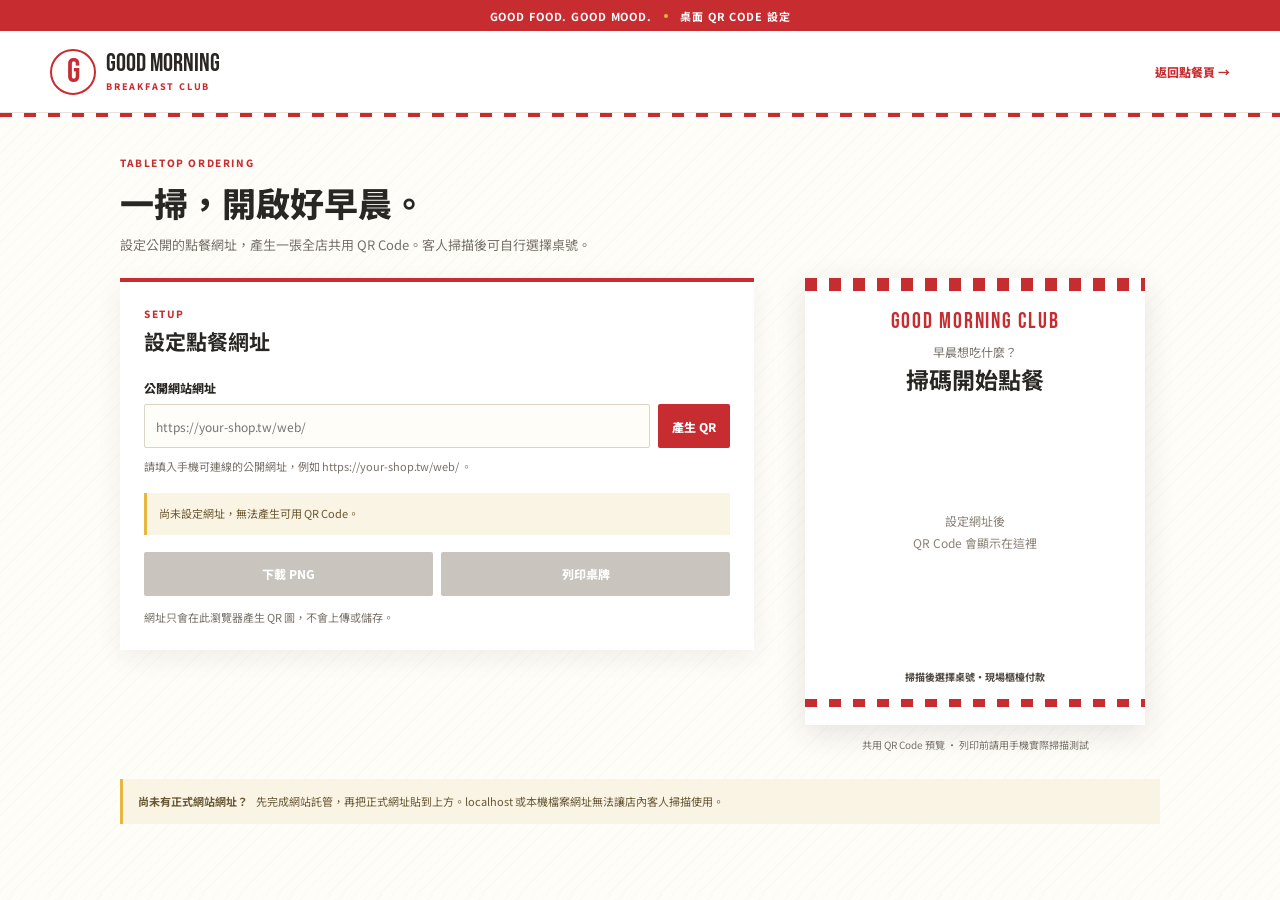
<file: web/qr-print.html>
<!doctype html>
<html lang="zh-Hant">
<head>
  <meta charset="utf-8">
  <meta name="viewport" content="width=device-width, initial-scale=1">
  <meta name="theme-color" content="#c72c31">
  <title>QR Code 列印設定 | Good Morning Club</title>
  <link rel="preconnect" href="https://fonts.googleapis.com">
  <link rel="preconnect" href="https://fonts.gstatic.com" crossorigin>
  <link href="https://fonts.googleapis.com/css2?family=Bebas+Neue&family=Noto+Sans+TC:wght@400;500;600;700;800&display=swap" rel="stylesheet">
  <link rel="stylesheet" href="styles.css">
  <link rel="stylesheet" href="qr-print.css">
  <script src="vendor/qrcode.min.js" defer></script>
  <script src="qr-print.js" defer></script>
</head>
<body class="qr-page">
  <div class="ticker"><span>GOOD FOOD. GOOD MOOD.</span><i></i><span>桌面 QR CODE 設定</span></div>
  <header class="site-header"><a class="wordmark" href="index.html"><span class="brand-mark" aria-hidden="true">G</span><span><strong>GOOD MORNING</strong><small>BREAKFAST CLUB</small></span></a><a class="back-link" href="index.html">返回點餐頁 <span aria-hidden="true">→</span></a></header>
  <main class="qr-shell">
    <section class="qr-intro"><p class="eyebrow">TABLETOP ORDERING</p><h1>一掃，開啟好早晨。</h1><p>設定公開的點餐網址，產生一張全店共用 QR Code。客人掃描後可自行選擇桌號。</p></section>
    <div class="qr-workspace">
      <section class="qr-settings" aria-labelledby="settingsTitle">
        <p class="eyebrow">SETUP</p><h2 id="settingsTitle">設定點餐網址</h2>
        <label for="siteUrl">公開網站網址</label>
        <div class="url-field"><input id="siteUrl" type="url" inputmode="url" autocomplete="url" placeholder="https://your-shop.tw/web/" aria-describedby="urlHelp urlStatus"><button id="generateButton" type="button">產生 QR</button></div>
        <p id="urlHelp" class="field-help">請填入手機可連線的公開網址，例如 https://your-shop.tw/web/ 。</p>
        <p id="urlStatus" class="url-status" role="status" aria-live="polite">尚未設定網址，無法產生可用 QR Code。</p>
        <div class="qr-actions"><button id="downloadButton" type="button" disabled>下載 PNG</button><button id="printButton" type="button" disabled>列印桌牌</button></div>
        <p class="privacy-note">網址只會在此瀏覽器產生 QR 圖，不會上傳或儲存。</p>
      </section>
      <section class="qr-preview-wrap" aria-label="QR Code 預覽">
        <article class="qr-poster" id="qrPoster">
          <div class="poster-stripes" aria-hidden="true"></div><p class="poster-brand">GOOD MORNING CLUB</p><p class="poster-invite">早晨想吃什麼？</p><h2>掃碼開始點餐</h2>
          <div id="qrOutput" class="qr-output"><span>設定網址後<br>QR Code 會顯示在這裡</span></div>
          <p class="poster-footer">掃描後選擇桌號・現場櫃檯付款</p><div class="poster-stripes poster-stripes-bottom" aria-hidden="true"></div>
        </article>
        <p class="preview-caption">共用 QR Code 預覽 · 列印前請用手機實際掃描測試</p>
      </section>
    </div>
    <aside class="qr-warning"><strong>尚未有正式網站網址？</strong><span>先完成網站託管，再把正式網址貼到上方。localhost 或本機檔案網址無法讓店內客人掃描使用。</span></aside>
  </main>
</body>
</html>
</file>
<file: web/styles.css>
:root{color-scheme:light;--red:#c72c31;--red-dark:#a71f27;--ink:#292724;--muted:#77716a;--paper:#fffdf8;--white:#fff;--yellow:#e7b840;--teal:#286963;--line:#e8e1d7;--display:"Bebas Neue",Impact,sans-serif;--body:"Noto Sans TC","Microsoft JhengHei",sans-serif}
*{box-sizing:border-box}body{margin:0;background:repeating-linear-gradient(135deg,rgb(71 55 46 / 2%) 0 1px,transparent 1px 9px),var(--paper);color:var(--ink);font:15px var(--body)}button,select{font:inherit}button{cursor:pointer}button:focus-visible,select:focus-visible,a:focus-visible{outline:3px solid var(--teal);outline-offset:3px}[hidden]{display:none!important}
.ticker{min-height:31px;display:flex;justify-content:center;align-items:center;gap:12px;padding:5px 16px;background:var(--red);color:white;font-size:11px;font-weight:700;letter-spacing:.08em}.ticker i{width:4px;height:4px;border-radius:50%;background:var(--yellow)}
.site-header{position:relative;z-index:2;min-height:82px;display:flex;align-items:center;justify-content:space-between;padding:13px max(24px,calc((100% - 1180px)/2));background:white;border-bottom:1px solid var(--line)}.site-header:after{position:absolute;right:0;bottom:-5px;left:0;height:4px;background:repeating-linear-gradient(90deg,var(--red) 0 12px,white 12px 24px);content:""}.wordmark{display:inline-flex;align-items:center;gap:10px;color:inherit;text-decoration:none}.brand-mark{width:46px;height:46px;display:grid;place-items:center;border:2px solid var(--red);border-radius:50%;color:var(--red);font:34px/1 var(--display)}.wordmark strong{display:block;font:25px/1 var(--display)}.wordmark small{display:block;margin-top:4px;color:var(--red);font-size:9px;font-weight:800;letter-spacing:.2em}.table-control{display:flex;align-items:center;gap:10px}.table-control label{color:var(--muted);font-size:12px;font-weight:700}.table-control select{min-width:137px;min-height:42px;padding:0 12px;border:1px solid var(--line);border-radius:3px;background:var(--paper);color:var(--ink);font-size:13px;font-weight:700}
.page-shell{width:min(1180px,calc(100% - 48px));margin:0 auto}.welcome-band{min-height:191px;display:flex;align-items:center;justify-content:space-between;gap:24px;margin:24px 0 39px;padding:27px 38px;overflow:hidden;background:repeating-linear-gradient(90deg,rgb(199 44 49 / 5%) 0 1px,transparent 1px 12px),#f7edda;border-left:6px solid var(--red)}.eyebrow{margin:0;color:var(--red);font-size:10px;font-weight:800;letter-spacing:.16em}.welcome-band .eyebrow{display:flex;align-items:center;gap:9px}.welcome-band .eyebrow span{width:22px;height:2px;background:var(--red)}.welcome-band h1{margin:10px 0 7px;font-size:clamp(24px,3vw,36px);font-weight:800;line-height:1.35}.welcome-band h1 em{color:var(--red);font-style:normal}.welcome-note{margin:0;color:#665e54;font-size:13px}.welcome-stamp{width:124px;height:124px;flex:0 0 auto;display:grid;align-content:center;justify-items:center;transform:rotate(7deg);border:2px solid var(--red);border-radius:50%;color:var(--red);font-family:var(--display);line-height:.9}.welcome-stamp span{font-size:17px;letter-spacing:.12em}.welcome-stamp strong{margin:4px 0;font-size:24px;font-weight:400;text-align:center}.welcome-stamp small{font:800 8px var(--body);letter-spacing:.12em}
.section-heading{display:flex;align-items:end;justify-content:space-between;gap:12px}.section-heading h2{margin:5px 0 0;font-size:23px;font-weight:800}.section-heading h2 span{color:var(--red)}.section-heading h2 small{color:var(--muted);font:21px var(--display);letter-spacing:.04em}.menu-count{margin:0 0 4px;color:var(--muted);font-size:12px}.category-nav{display:flex;gap:8px;margin:18px 0 21px;overflow-x:auto;scrollbar-width:none}.category-nav::-webkit-scrollbar{display:none}.category-button{min-height:38px;flex:0 0 auto;padding:0 16px;border:1px solid #dcd4c9;border-radius:99px;background:white;color:#514a43;font-size:12px;font-weight:700}.category-button:hover{border-color:var(--red);color:var(--red)}.category-button[aria-pressed=true]{border-color:var(--ink);background:var(--ink);color:white}
.ordering-layout{display:grid;grid-template-columns:minmax(0,1fr) 294px;align-items:start;gap:31px;padding-bottom:80px}.menu-grid{display:grid;grid-template-columns:repeat(2,minmax(0,1fr));gap:23px 17px}.menu-item{min-width:0;overflow:hidden;background:white;border:1px solid var(--line)}.menu-image{position:relative;aspect-ratio:1.72;overflow:hidden;background:#e8dccb}.menu-image img{width:100%;height:100%;display:block;object-fit:cover;transition:transform .4s ease}.menu-item:hover .menu-image img{transform:scale(1.035)}.menu-badge{position:absolute;top:10px;left:10px;padding:5px 8px;background:var(--yellow);color:#3b2e1d;font-size:10px;font-weight:800}.menu-copy{padding:13px 14px 14px}.menu-title-row{display:flex;align-items:baseline;justify-content:space-between;gap:8px}.menu-title-row h3{margin:0;font-size:16px;font-weight:800}.menu-price{flex:0 0 auto;color:var(--red);font-size:14px;font-weight:800}.menu-description{min-height:36px;margin:7px 0 12px;color:var(--muted);font-size:11px;line-height:1.65}.add-button{width:100%;min-height:38px;display:flex;align-items:center;justify-content:space-between;padding:0 11px;border:1px solid var(--ink);border-radius:2px;background:white;color:var(--ink);font-size:12px;font-weight:800}.add-button span{color:var(--red);font-size:18px}.add-button:hover{background:var(--ink);color:white}.add-button:hover span{color:var(--yellow)}
.order-panel{position:sticky;top:17px;padding:20px 17px 17px;background:white;border-top:4px solid var(--red);box-shadow:0 7px 24px rgb(52 40 30 / 7%)}.order-panel-head{display:flex;align-items:flex-start;justify-content:space-between}.order-panel-head h2{display:flex;align-items:center;gap:8px;margin:5px 0 0;font-size:20px}.cart-count{min-width:21px;height:21px;display:inline-grid;place-items:center;border-radius:50%;background:var(--red);color:white;font-size:11px}.icon-button{width:34px;height:34px;display:grid;place-items:center;border:0;border-radius:50%;background:transparent;color:var(--ink);font-size:25px}.icon-button:hover{background:#f1ece5}.cart-close{display:none}.cart-table-line{display:flex;justify-content:space-between;margin:18px 0 5px;padding:10px 0;border-block:1px solid var(--line);font-size:12px}.cart-table-line span{color:var(--muted)}.cart-table-line strong{color:var(--teal)}.cart-items{max-height:330px;overflow:auto}.cart-empty{min-height:175px;display:grid;align-content:center;justify-items:center;color:var(--muted);text-align:center}.empty-sun{color:var(--yellow);font:26px var(--display);letter-spacing:.1em}.cart-empty p{margin:7px 0 0;font-size:12px;line-height:1.8}.cart-line{display:grid;grid-template-columns:minmax(0,1fr) auto;gap:7px 10px;padding:13px 0;border-bottom:1px dashed var(--line)}.cart-line-main{min-width:0}.cart-line-name{display:block;overflow:hidden;font-size:12px;font-weight:800;text-overflow:ellipsis;white-space:nowrap}.cart-line-price{margin-top:3px;color:var(--muted);font-size:11px}.quantity-control{display:inline-flex;align-items:center;gap:8px}.quantity-control button{width:25px;height:25px;display:grid;place-items:center;border:1px solid var(--line);border-radius:50%;background:white;color:var(--ink);font-weight:700}.quantity-control button:hover{border-color:var(--red);color:var(--red)}.quantity-control span{min-width:12px;text-align:center;font-size:12px;font-weight:800}.remove-button{justify-self:end;padding:0;border:0;background:none;color:var(--muted);font-size:10px;text-decoration:underline}.remove-button:hover{color:var(--red)}.cart-total-row{display:flex;justify-content:space-between;margin-top:16px;font-size:13px}.cart-total-row strong{font-size:17px}.payment-note{margin:8px 0 13px;color:var(--muted);font-size:10px}.checkout-button{width:100%;min-height:47px;display:flex;align-items:center;justify-content:space-between;padding:0 15px;border:0;border-radius:2px;background:var(--red);color:white;font-size:13px;font-weight:800}.checkout-button span{font-size:19px}.checkout-button:not(:disabled):hover{background:var(--red-dark)}.checkout-button:disabled{cursor:not-allowed;background:#c9c4bd}.mobile-cart-button,.cart-backdrop{display:none}
.order-dialog{position:relative;width:min(440px,calc(100% - 32px));max-height:min(88vh,720px);padding:27px;border:0;border-top:5px solid var(--red);background:var(--paper);color:var(--ink);box-shadow:0 20px 70px rgb(0 0 0 / 25%)}.order-dialog::backdrop{background:rgb(30 25 22 / 58%);backdrop-filter:blur(2px)}.dialog-dismiss{position:absolute;top:12px;right:12px}.order-dialog h2{margin:5px 0 17px;font-size:25px}.dialog-table{margin:0 0 10px;color:var(--teal);font-size:13px;font-weight:800}.dialog-items{max-height:220px;overflow:auto;border-top:1px solid var(--line)}.dialog-item{display:flex;justify-content:space-between;gap:14px;padding:10px 0;border-bottom:1px solid var(--line);font-size:12px}.dialog-item strong{white-space:nowrap}.dialog-total{display:flex;justify-content:space-between;margin-top:16px;font-size:13px}.dialog-total strong{font-size:18px}.dialog-payment{margin:10px 0;padding:10px;background:#eaf1ee;color:var(--teal);font-size:12px;font-weight:700}.demo-disclaimer{margin:10px 0 16px;color:var(--muted);font-size:11px;line-height:1.7}.success-dialog{text-align:center}.success-mark{width:58px;height:58px;display:grid;place-items:center;margin:8px auto 13px;border-radius:50%;background:var(--teal);color:white;font-size:28px}.success-table{margin:0 0 17px;color:var(--teal);font-size:13px;font-weight:800}.success-summary{display:grid;gap:7px;padding:13px;background:white;text-align:left;font-size:12px}.success-summary div{display:flex;justify-content:space-between;gap:10px}.success-summary strong{white-space:nowrap}
@media(max-width:780px){.site-header{min-height:72px;padding:12px 20px}.page-shell{width:min(calc(100% - 36px),620px)}.welcome-band{min-height:165px;margin:22px 0 32px;padding:22px}.welcome-stamp{width:103px;height:103px}.welcome-stamp strong{font-size:20px}.ordering-layout{display:block;padding-bottom:104px}.menu-grid{gap:14px}.order-panel{position:fixed;z-index:12;inset:auto 0 0;max-height:min(82vh,680px);display:flex;flex-direction:column;padding:19px max(20px,calc((100% - 620px)/2)) max(18px,env(safe-area-inset-bottom));overflow:auto;border-top-width:5px;box-shadow:0 -12px 40px rgb(40 31 25 / 20%);transform:translateY(105%);visibility:hidden;transition:transform .25s ease,visibility .25s ease}.order-panel.is-open{transform:translateY(0);visibility:visible}.cart-close{display:grid}.cart-empty{min-height:120px}.mobile-cart-button{position:fixed;z-index:10;inset:auto 15px max(14px,env(safe-area-inset-bottom));min-height:55px;display:flex;align-items:center;justify-content:space-between;padding:0 18px;border:0;border-radius:3px;background:var(--red);box-shadow:0 7px 20px rgb(68 29 24 / 22%);color:white;font-size:13px;font-weight:800}.mobile-cart-button b{min-width:21px;display:inline-grid;place-items:center;margin-left:6px;border-radius:50%;background:white;color:var(--red);font-size:11px}.mobile-cart-button strong{font-size:15px}.mobile-cart-button:disabled{background:#47372e}.cart-backdrop:not([hidden]){position:fixed;z-index:11;inset:0;display:block;background:rgb(29 24 20 / 48%)}}
@media(max-width:520px){.ticker{min-height:28px;gap:8px;font-size:9px}.site-header{min-height:68px;padding:10px 17px}.wordmark{gap:7px}.brand-mark{width:39px;height:39px;font-size:29px}.wordmark strong{font-size:21px}.wordmark small{font-size:8px}.table-control{display:grid;justify-items:end;gap:3px}.table-control label{font-size:10px}.table-control select{min-width:119px;min-height:34px;padding-left:8px;font-size:11px}.page-shell{width:calc(100% - 30px)}.welcome-band{min-height:150px;margin:18px 0 29px;padding:19px 16px;border-left-width:4px}.welcome-band h1{max-width:280px;margin-top:9px;font-size:23px}.welcome-note{max-width:270px;font-size:11px;line-height:1.65}.welcome-stamp{width:78px;height:78px;border-width:1px}.welcome-stamp span{font-size:12px}.welcome-stamp strong{margin:3px 0;font-size:15px}.welcome-stamp small{font-size:6px}.section-heading h2{font-size:19px}.section-heading h2 small{font-size:17px}.menu-count{font-size:10px}.category-nav{gap:6px;margin:14px 0 16px}.category-button{min-height:35px;padding:0 13px;font-size:11px}.menu-grid{gap:12px 9px}.menu-image{aspect-ratio:1.25}.menu-badge{top:6px;left:6px;padding:4px 6px;font-size:8px}.menu-copy{padding:10px 9px}.menu-title-row{display:block}.menu-title-row h3{min-height:42px;font-size:13px;line-height:1.55}.menu-price{display:block;margin-top:3px;font-size:12px}.menu-description{min-height:48px;margin:6px 0 9px;font-size:10px;line-height:1.55}.add-button{min-height:35px;padding:0 8px;font-size:10px}.add-button span{font-size:16px}}
@media(max-width:360px){.welcome-band{gap:7px}.welcome-band h1{max-width:210px;font-size:20px}.welcome-stamp{width:65px;height:65px}.welcome-stamp strong{font-size:13px}.menu-grid{grid-template-columns:1fr}.menu-image{aspect-ratio:1.8}.menu-title-row{display:flex}.menu-title-row h3{min-height:0}.menu-price{margin-top:0}.menu-description{min-height:0}}
@media(prefers-reduced-motion:reduce){*,*:before,*:after{scroll-behavior:auto!important;transition-duration:.01ms!important}}
.menu-load-state{grid-column:1/-1;min-height:180px;display:grid;align-content:center;justify-items:center;gap:12px;padding:24px;border:1px dashed var(--line);color:var(--muted);text-align:center}.menu-load-state p{margin:0}.menu-retry-button{min-height:38px;padding:0 15px;border:1px solid var(--ink);border-radius:2px;background:white;color:var(--ink);font-weight:700}.menu-retry-button:hover{background:var(--ink);color:white}
.order-error{margin:10px 0;color:var(--red-dark);font-size:12px;font-weight:700;line-height:1.6}
</file>
<file: web/qr-print.css>
.site-footer{display:flex;justify-content:space-between;gap:12px;padding:22px max(24px,calc((100% - 1180px)/2));background:#292724;color:#f5eee2;font-size:10px;letter-spacing:.08em}.site-footer a{color:#f3c85c;text-decoration:none}.site-footer a:hover{text-decoration:underline}
.site-footer nav{display:flex;gap:18px}
.back-link{color:var(--red);font-size:12px;font-weight:800;text-decoration:none}.back-link:hover{text-decoration:underline}.qr-shell{width:min(1040px,calc(100% - 48px));margin:42px auto 70px}.qr-intro{margin-bottom:24px}.qr-intro h1{margin:8px 0;font-size:34px;font-weight:800}.qr-intro>p:last-child{margin:0;color:var(--muted);font-size:13px}.qr-workspace{display:grid;grid-template-columns:minmax(0,1fr) 370px;gap:36px;align-items:start}.qr-settings{padding:24px;background:white;border-top:4px solid var(--red);box-shadow:0 7px 24px rgb(52 40 30 / 7%)}.qr-settings h2{margin:5px 0 23px;font-size:21px}.qr-settings label{display:block;margin-bottom:8px;font-size:12px;font-weight:800}.url-field{display:flex;gap:8px}.url-field input{width:100%;min-width:0;min-height:44px;padding:0 11px;border:1px solid #dcd4c9;border-radius:2px;background:var(--paper);font:12px var(--body)}.url-field button,.qr-actions button{min-height:44px;padding:0 14px;border:0;border-radius:2px;background:var(--red);color:white;font-size:12px;font-weight:800;white-space:nowrap}.url-field button:hover,.qr-actions button:not(:disabled):hover{background:var(--red-dark)}.field-help,.privacy-note{color:var(--muted);font-size:11px;line-height:1.7}.field-help{margin:9px 0}.url-status{min-height:42px;margin:17px 0;padding:11px 12px;border-left:3px solid var(--yellow);background:#faf4e5;color:#6d5730;font-size:11px;line-height:1.7;overflow-wrap:anywhere}.url-status[data-state=error]{border-color:var(--red);background:#fff0ee;color:#8f292b}.url-status[data-state=success]{border-color:var(--teal);background:#edf5f2;color:#24574f}.qr-actions{display:grid;grid-template-columns:1fr 1fr;gap:8px}.qr-actions button{background:var(--ink)}.qr-actions button:disabled{cursor:not-allowed;background:#c9c4bd}.privacy-note{margin:12px 0 0}.qr-preview-wrap{display:grid;justify-items:center}.qr-poster{width:100%;max-width:340px;overflow:hidden;padding:0 22px 18px;background:white;box-shadow:0 8px 28px rgb(52 40 30 / 12%);text-align:center}.poster-stripes{height:13px;margin:0 -22px 17px;background:repeating-linear-gradient(90deg,var(--red) 0 12px,white 12px 24px)}.poster-brand{margin:0;color:var(--red);font:22px var(--display);letter-spacing:.08em}.poster-invite{margin:8px 0 2px;color:var(--muted);font-size:12px}.qr-poster h2{margin:0 0 12px;font-size:23px}.qr-output{width:248px;height:248px;max-width:100%;display:grid;place-items:center;margin:auto;background:white}.qr-output>span{color:#8b8378;font-size:12px;line-height:1.8}.qr-output canvas,.qr-output img{width:100%;height:100%;display:block;object-fit:contain}.poster-footer{margin:13px 0 0;color:#514a43;font-size:10px;font-weight:700}.poster-stripes-bottom{height:8px;margin:15px -22px 0}.preview-caption{margin:12px 0 0;color:var(--muted);font-size:10px;text-align:center}.qr-warning{display:flex;gap:8px;margin-top:27px;padding:13px 15px;border-left:3px solid var(--yellow);background:#faf4e5;color:#685733;font-size:11px;line-height:1.7}.qr-warning strong{flex:0 0 auto}.qr-page .ticker i{display:block}
@media(max-width:760px){.qr-shell{width:min(calc(100% - 32px),560px);margin:28px auto 45px}.qr-intro h1{font-size:28px}.qr-workspace{grid-template-columns:1fr;gap:27px}.qr-settings{padding:19px}.qr-preview-wrap{order:-1}.qr-poster{max-width:310px}.qr-output{width:220px;height:220px}.qr-warning{display:grid;gap:3px}.site-header{padding-inline:16px}.back-link{font-size:11px}}
@media print{@page{size:A5 portrait;margin:8mm}body.qr-page{background:white}.ticker,.site-header,.qr-intro,.qr-settings,.preview-caption,.qr-warning{display:none!important}.qr-shell{width:100%;margin:0}.qr-workspace{display:block}.qr-preview-wrap{display:block}.qr-poster{width:100%;max-width:none;padding:0 12mm 8mm;box-shadow:none;break-inside:avoid}.poster-stripes{margin-right:-12mm;margin-left:-12mm}.qr-output{width:72mm;height:72mm}.poster-brand{font-size:27px}.poster-invite{font-size:15px}.qr-poster h2{font-size:30px}.poster-footer{font-size:12px}.poster-stripes-bottom{margin-right:-12mm;margin-left:-12mm}}
</file>
